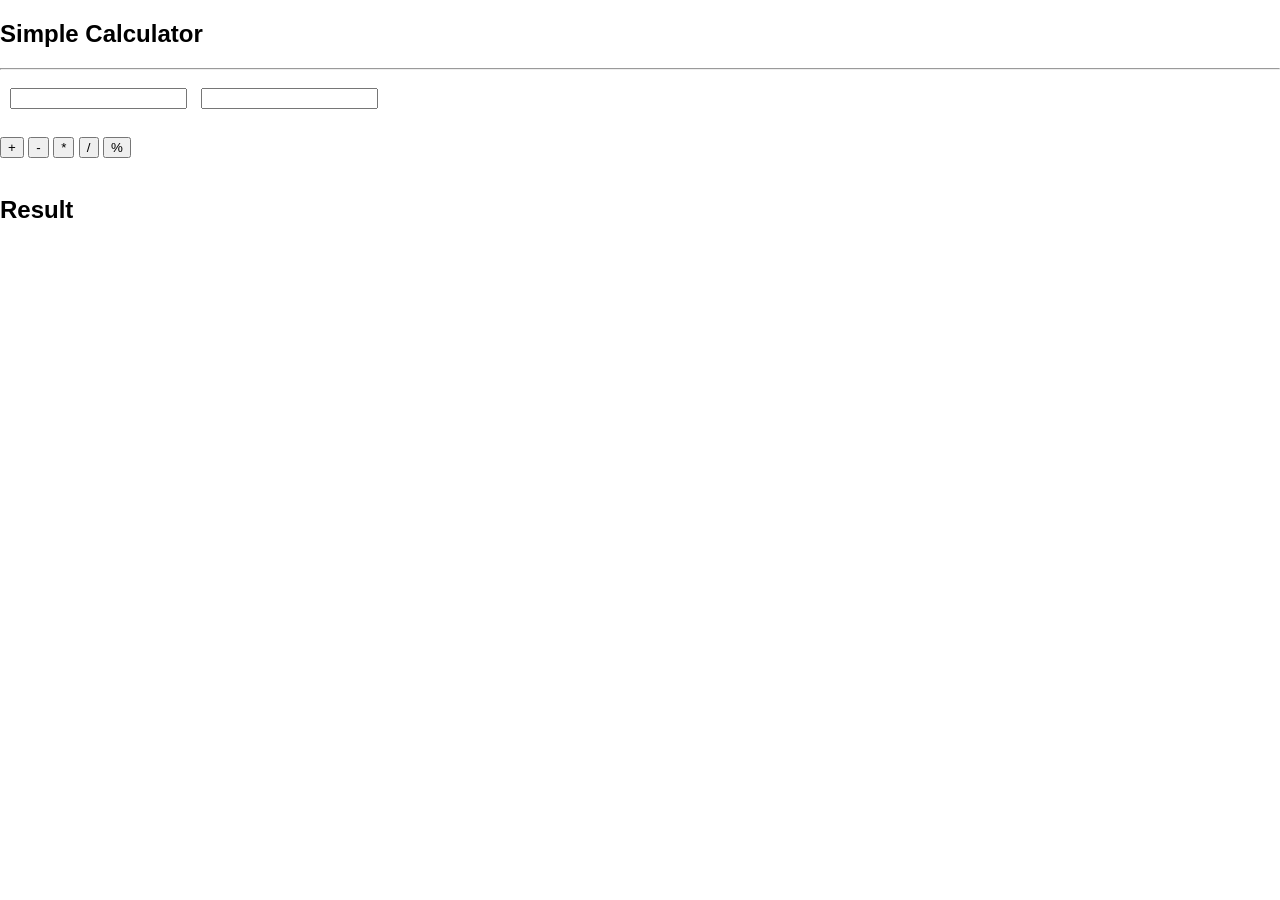
<file: index.html>
<!DOCTYPE html>
<html lang="en">
<head>
    <meta charset="UTF-8">
    <meta name="viewport" content="width=device-width, initial-scale=1.0">
    <title>Calculator</title>
    <link rel="stylesheet" href="style.css">
</head>
<body>
    <div class="calculator_box">
      <div class="edit">
          <div class="calculator_content_ box"> 
            <h2> Simple Calculator</h2>
            <hr>
            <input type="number" name="num1" id="num1"style="margin: 10px;">
            <input type="number" name="num2" id="num2"><br><br>
            <div class="button list">
                <button class="op button" onclick="additionfun()">+</button>
                <button class="op button" onclick="subtractfun()">-</button>
                <button class="op button" onclick="multiplyfun()">*</button>
                <button class="op button" onclick="dividefun()">/</button>
                <button class="op button" onclick="modulusfun()">%</button>
            </div><br>
            <p class="center">
                <h2><span class="resulttext">Result</span><br><br></h2>
                <span id="result"></span>
            </p>
            <!-- // if (num >= 1000 && num < 10000) call = 1;
  // if (num >= 10000 && num < 100000) call = 2;
  // if (num >= 10000 && num < 1000000) call = 3;
  // if (num >= 100000 && num < 1000000) call = 4;
  // if (num >= 1000000 && num < 10000000) call = 5;
  // if (num >= 10000000 && num < 100000000) call = 6;
  // if (num >= 100000000 && num < 1000000000) call = 7;
  // if (num >= 1000000000 && num < 10000000000) call = 8;
  // if (num >= 10000000000 && num < 100000000000) call = 9;
  // if (num >= 100000000000 && num < 1000000000000) call = 10; -->
  

        </div>
      </div>
    <script src="script.js"></script>
</body>
</html>
</file>
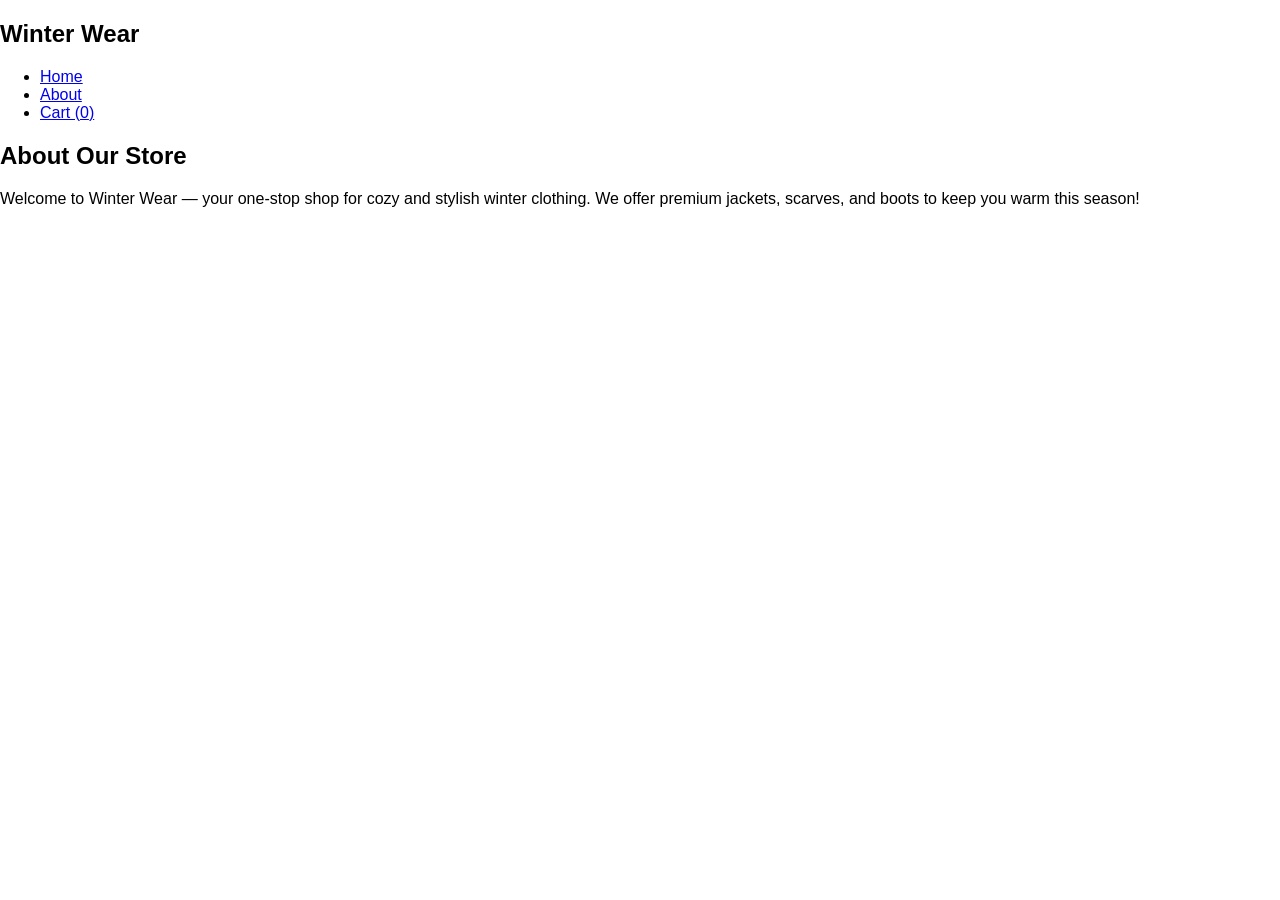
<file: about1.html>
<!DOCTYPE html>
<html lang="en">
<head>
  <meta charset="UTF-8">
  <meta name="viewport" content="width=device-width, initial-scale=1.0">
  <title>About Us</title>
  <link rel="stylesheet" href="style.css">
</head>
<body>

  <nav>
    <h2>Winter Wear</h2>
    <ul>
      <li><a href="index.html">Home</a></li>
      <li><a href="about.html">About</a></li>
      <li><a href="cart.html">Cart (<span id="cart-count">0</span>)</a></li>
    </ul>
  </nav>

  <section class="about">
    <h1>About Our Store</h1>
    <p>Welcome to Winter Wear — your one-stop shop for cozy and stylish winter clothing. We offer premium jackets, scarves, and boots to keep you warm this season!</p>
  </section>

  <script>
    document.getElementById("cart-count").textContent =
      JSON.parse(localStorage.getItem("cartItems") || "[]").length;
  </script>

</body>
</html>
</file>
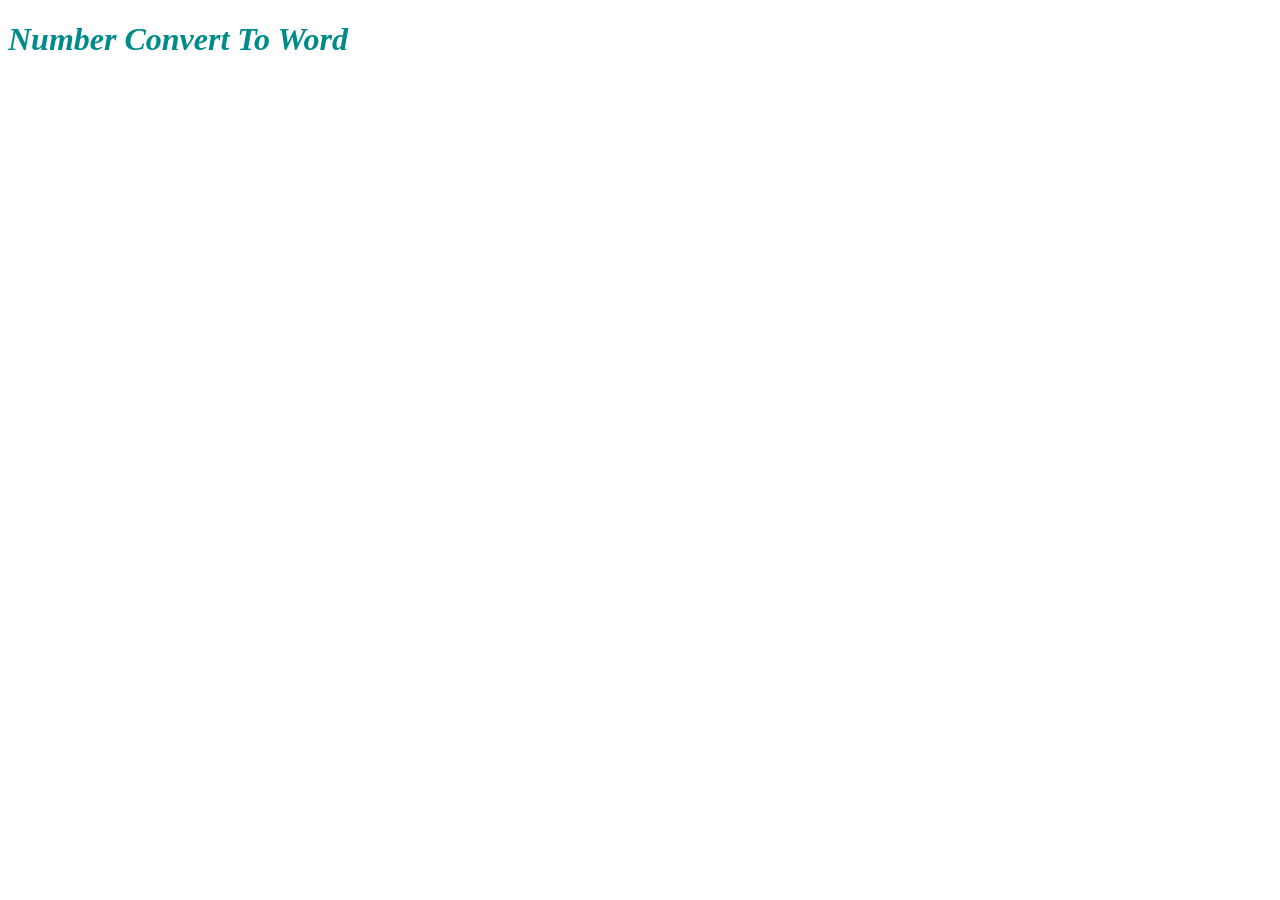
<file: numcnvrt.html>
<!DOCTYPE html>
<html lang="en">
<head>
    <meta charset="UTF-8">
    <meta name="viewport" content="width=device-width, initial-scale=1.0">
    <title>number convert</title>
</head>
<body>
    <h1 style="font-style:italic;color: darkcyan;">Number Convert To Word</h1>
    <script>




    // let words = "";
 function numtowords(num) {
  let ones= ["","one","two","three","four","five","six","seven","eight","nine","ten","eleven", "twelve","thirteen","fourteen","fifteen","sixteen","seventeen","eighteen","nineteen"];
  let tens=["twenty","thirty","forty","fifty","sixty","seventy","eighty","ninety"];
  let hundreds=["hundred","thousand","million","billion","trillion"];
  let lakh =["lac"];

  if(num < 20){
    return ones[num];
  }

  if(num < 100){

  
    let call = 0;

    if (num >= 20 && num < 30) call = 0;
    if (num >= 30 && num < 40) call = 1;
    if (num >= 40 && num < 50) call = 2;
    if (num >= 50 && num < 60) call = 3;
    if (num >= 60 && num < 70) call = 4;
    if (num >= 70 && num < 80) call = 5;
    if (num >= 80 && num < 90) call = 6;
    if (num >= 90 && num < 100) call = 7;

    let onesdigit = num;
    onesdigit = num % 10;

    if (onesdigit === 0){
      return tens[call];
    }
    else{
      return tens[call] + " " + ones[String(num)[1]];
    }
}


///////////////////100-1000///////////////// hundred-thousand//////////////////

if (num < 1000){
  let call1 = 0;

  if (num >= 100 && num < 1000) call1 = 0;

 let hundreddigits = num;
 hundreddigits = num % 100;
  if(hundreddigits === 0){
    return hundreds[call1];
  }
  else{
    return ones[String(num)[0]] + " " + hundreds[call1] + " " +  tens[String(num)[1] - 2] + " " +  ones[String(num)[2]];
  }
}

///////////////////////////1000-1000000///////////////thousand-million////////////////////////

if (num < 1000000){
  let call2 = 1;

  if (num >= 1000 && num < 1000000) call2 = 1;

 let thousanddigits = num;
 thousanddigits = num % 1000;
  if(thousanddigits === 0){
    return hundreds[call2];
  }
  else{
    return ones[String(num)[0]] + " " + hundreds[0]  +" " +  tens[String(num)[1]-2] + " "+  ones[String(num)[2]] +" " +   hundreds[call2]+ " "+  ones[String(num)[3]] + " " + hundreds[0]+ " " +  tens[String(num)[4] - 2] + " " +  ones[String(num)[5]];
  }
}
if (num >= 1000000 && num < 1000000000){
return    tens[String(num)[0]-2] +   " "  +  ones[String(num)[1]] +  " " + hundreds[2];
}


///////////////////////1000000-1000000000////////////////////////////million- billion///////////////////////////

if (num < 1000000000){
  let call3 = 2;
   if (num >= 1000000 && num < 1000000000) call3 = 2;
   
   let milliondigit = num;
   milliondigit = num % 1000000;
   if(milliondigit === 0){
    return milliondigit[call3];
   }
   else{
    return ones[String(num)[0]] + " " + hundreds[0]  +" " +  tens[String(num)[1]-2] + " "+  ones[String(num)[2]] +" " +   hundreds[call3]+ " "+  ones[String(num)[3]] + " " + hundreds[0]+ " " +  tens[String(num)[4] - 2] + " " +  ones[String(num)[5]] + " " + hundreds[0] + " " + ones[String(num)[6]] + " " + hundreds[3]  +" " +  tens[String(num)[5]] + " "+  ones[String(num)[2]];
   }
}
if (num >=1000000000 && num <1000000000000){
return  tens[String(num)[0]-2] +   " "  +  ones[String(num)[1]] +  " " + hundreds[3];
}

//////////////////////////////1000000000-1000000000000//////////////////////////billion-trillion////////////////////////

if (num < 1000000000000){
  let call4 = 3;
  if (num >=  1000000000 && num < 1000000000000) call4 = 3;
  let billiondigit = num;
  billiondigit = num %  1000000000;
  if (billiondigit === 0){
    return billiondigit[call4];
  }
  else{
    return ones[String(num)[0]] + " " + hundreds[0]  +" " +  tens[String(num)[1]-2] + " "+  ones[String(num)[2]] +" " +   hundreds[call4]+ " "+  ones[String(num)[3]] + " " + hundreds[0]+ " " +  tens[String(num)[4] - 2] + " " +  ones[String(num)[5]] + " " + hundreds[2] + " " + ones[String(num)[6]] + " " + hundreds[0]  +" " +  tens[String(num)[7]-2] + " "+  ones[String(num)[2]] + " " + hundreds[1] + " " + ones[String(num)[3]] + " " + hundreds[0] + " "  +  tens[String(num)[10]-2] + " " + ones[String(num)[11]] ; 
  }

}
if (num >= 1000000000000 && num < 1000000000000000){
return tens[String(num)[0]-2] +   " "  +  ones[String(num)[1]] +  " " + hundreds[4];
}
// one hundred twenty-five billion nine hundred fifty-six million two hundred ninety-five thousand nine hundred forty-nine
 }
console.log(numtowords(8000000000000));
    


 

    </script>
</body>
</html>
</file>
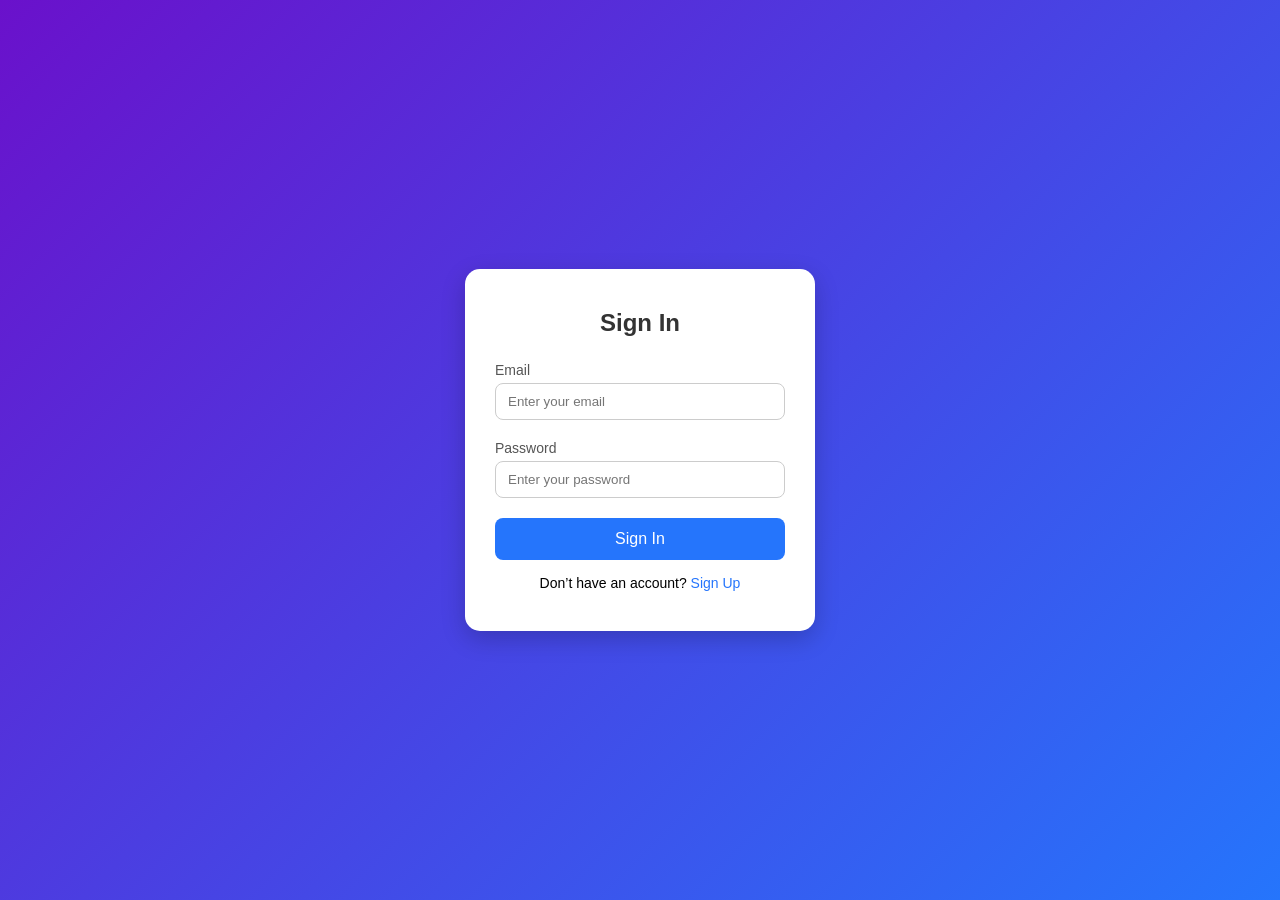
<file: signin.html>
<!DOCTYPE html>
<html lang="en">
<head>
  <meta charset="UTF-8" />
  <meta name="viewport" content="width=device-width, initial-scale=1.0" />
  <title>Sign In</title>
  <link rel="stylesheet" href="auth.css" />
</head>
<body>
  <div class="form-container">
    <div class="form-box">
      <h2>Sign In</h2>

      

      <!-- Authentication Connection -->
   <form onsubmit="event.preventDefault(); signIn();">

        <div class="input-group">
          <label for="email">Email</label>
          <input type="email" id="email" placeholder="Enter your email" required />
        </div>

        <div class="input-group">
          <label for="password">Password</label>
          <input type="password" id="password" placeholder="Enter your password" required />
        </div>

        <button type="submit" class="btn">Sign In</button>
      </form>

      <div class="footer-link">
        <p>Don’t have an account? <a href="signup.html">Sign Up</a></p>
      </div>
    </div>
  </div>


  <script src="auth.js"></script>
</body>
</html>
</file>
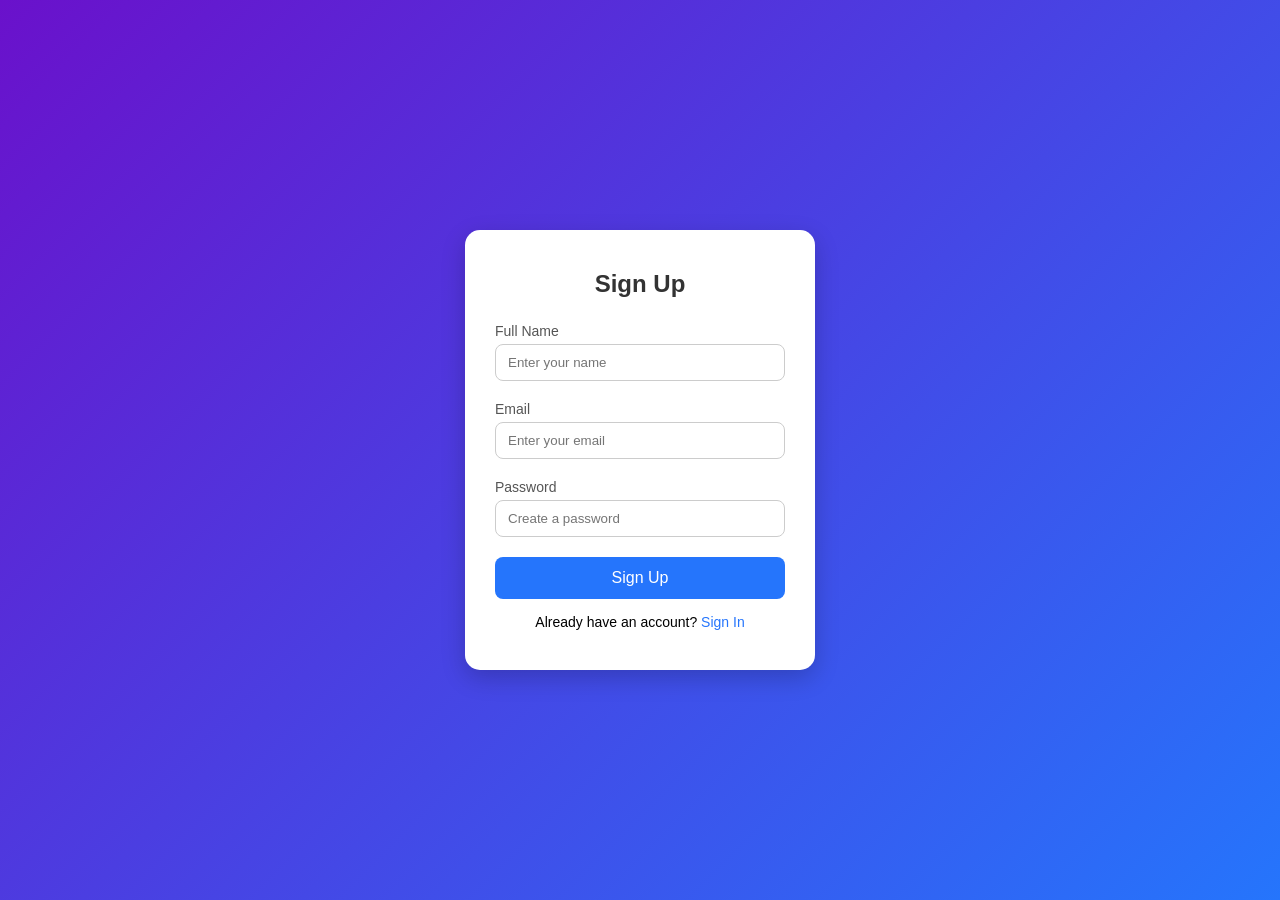
<file: signup.html>
<!DOCTYPE html>
<html lang="en">
<head>
  <meta charset="UTF-8" />
  <meta name="viewport" content="width=device-width, initial-scale=1.0" />
  <title>Sign Up</title>
  <link rel="stylesheet" href="auth.css" />
</head>
<body>
  <div class="form-container">
    <div class="form-box">
      <h2>Sign Up</h2>

<form onsubmit="event.preventDefault(); signUp();">
        <div class="input-group">
          <label for="name">Full Name</label>
          <input type="text" id="name" placeholder="Enter your name" required />
        </div>

        <div class="input-group">
          <label for="email">Email</label>
          <input type="email" id="email" placeholder="Enter your email" required />
        </div>

        <div class="input-group">
          <label for="password">Password</label>
          <input type="password" id="password" placeholder="Create a password" required />
        </div>

        <button type="submit" class="btn">Sign Up</button>
      </form>

      <div class="footer-link">
        <p>Already have an account? <a href="signin.html">Sign In</a></p>
      </div>
    </div>
  </div>

  <script src="auth.js"></script>
</body>
</html>
</file>
<file: style.css>
body {
  margin: 0;
  font-family: Arial, sans-serif;
}



.header {
  display: flex;
  justify-content: space-between;
  align-items: center;
  padding: 10px 20px;
  background-color: #39424d;
  height: 40px;
}

.search-bar {
  display: flex;
  align-items: center;
}

.search-bar input {
  padding: 8px;
  border: none;
  border-radius: 4px;
  margin-right: 5px;
}

.search-bar button {
  background-color: #f8cca2;
  border: none;
  padding: 8px 12px;
  border-radius: 4px;
  cursor: pointer;
}
/* .logo img {
  height: 50px; 
  width: 60px;  
  border-radius: 8px; 
} */

.logo {
  display: flex;
  justify-content: center;
  align-items: center;   
}

.logo p{
    color: white;
    font-size: 20px;
       font-family: cursive;    
    
}

.logo span{
    color: rgb(79, 240, 218);
    font-family: Georgia, 'Times New Roman', Times, serif;
    font-size: 22px;
    margin-left: -5px;
}
 .icons {
  display: flex;
  gap: 15px;
}

.icons a {
  color: #ffffff;
  font-size: 20px;
} 

 .icons a:hover {
  color: #f8cca2;
}

.icons i {
  font-size: 24px;
  color: #ffffff;
} 

.menu-bar {
  background-color: #15e1c3;
  padding: 10px 20px;
  text-align: center;
}

.menu-bar ul {
  list-style: none;
  margin: 0;
  padding: 0;
  display: inline-block;
}

.menu-bar ul li {
  display: inline-block;
  margin: 0 10px;
}

.menu-bar ul li a {
  color: #39424d;
  text-decoration: none;
  font-weight: bold;
  font-size: 16px;
}

.menu-bar ul li a:hover {
  color: #9e9172;
}
footer {
  width: 100%;
  text-align: center;
  background-color: #000; 
  color: white;
  padding: 8px 0;
  font-size: 14px;
  font-weight: bold;
 position: fixed; 
  bottom: 0;
  left: 0;
  margin-top: 100px;
}
</file>
<file: auth.css>
* {
  margin: 0;
  padding: 0;
  box-sizing: border-box;
  font-family: "Poppins", sans-serif;
}

body {
  background: linear-gradient(135deg, #6a11cb, #2575fc);
  height: 100vh;
  display: flex;
  justify-content: center;
  align-items: center;
}

.form-container {
  display: flex;
  justify-content: center;
  align-items: center;
  width: 100%;
}

.form-box {
  background: #fff;
  padding: 40px 30px;
  border-radius: 15px;
  box-shadow: 0 8px 25px rgba(0, 0, 0, 0.2);
  width: 350px;
  text-align: center;
}

h2 {
  margin-bottom: 25px;
  color: #333;
}

.input-group {
  margin-bottom: 20px;
  text-align: left;
}

.input-group label {
  display: block;
  font-size: 14px;
  color: #555;
  margin-bottom: 5px;
}

.input-group input {
  width: 100%;
  padding: 10px 12px;
  border: 1px solid #ccc;
  border-radius: 8px;
  outline: none;
  transition: 0.3s;
}

.input-group input:focus {
  border-color: #2575fc;
  box-shadow: 0 0 5px rgba(37, 117, 252, 0.4);
}

.btn {
  width: 100%;
  padding: 12px;
  background: #2575fc;
  color: white;
  border: none;
  border-radius: 8px;
  cursor: pointer;
  font-size: 16px;
  transition: 0.3s;
}

.btn:hover {
  background: #1b5edb;
}

.footer-link {
  margin-top: 15px;
  font-size: 14px;
}

.footer-link a {
  color: #2575fc;
  text-decoration: none;
  font-weight: 500;
}

.footer-link a:hover {
  text-decoration: underline;
}

@media (max-width: 400px) {
  .form-box {
    width: 90%;
    padding: 30px 20px;
  }
}
footer {
  width: 100%;
  text-align: center;
  background-color: #000; /* Black color */
  color: white;
  padding: 8px 0;
  font-size: 14px;
  /* position: fixed; */
  bottom: 0;
  left: 0;
  margin-top: 100px;
}
</file>
